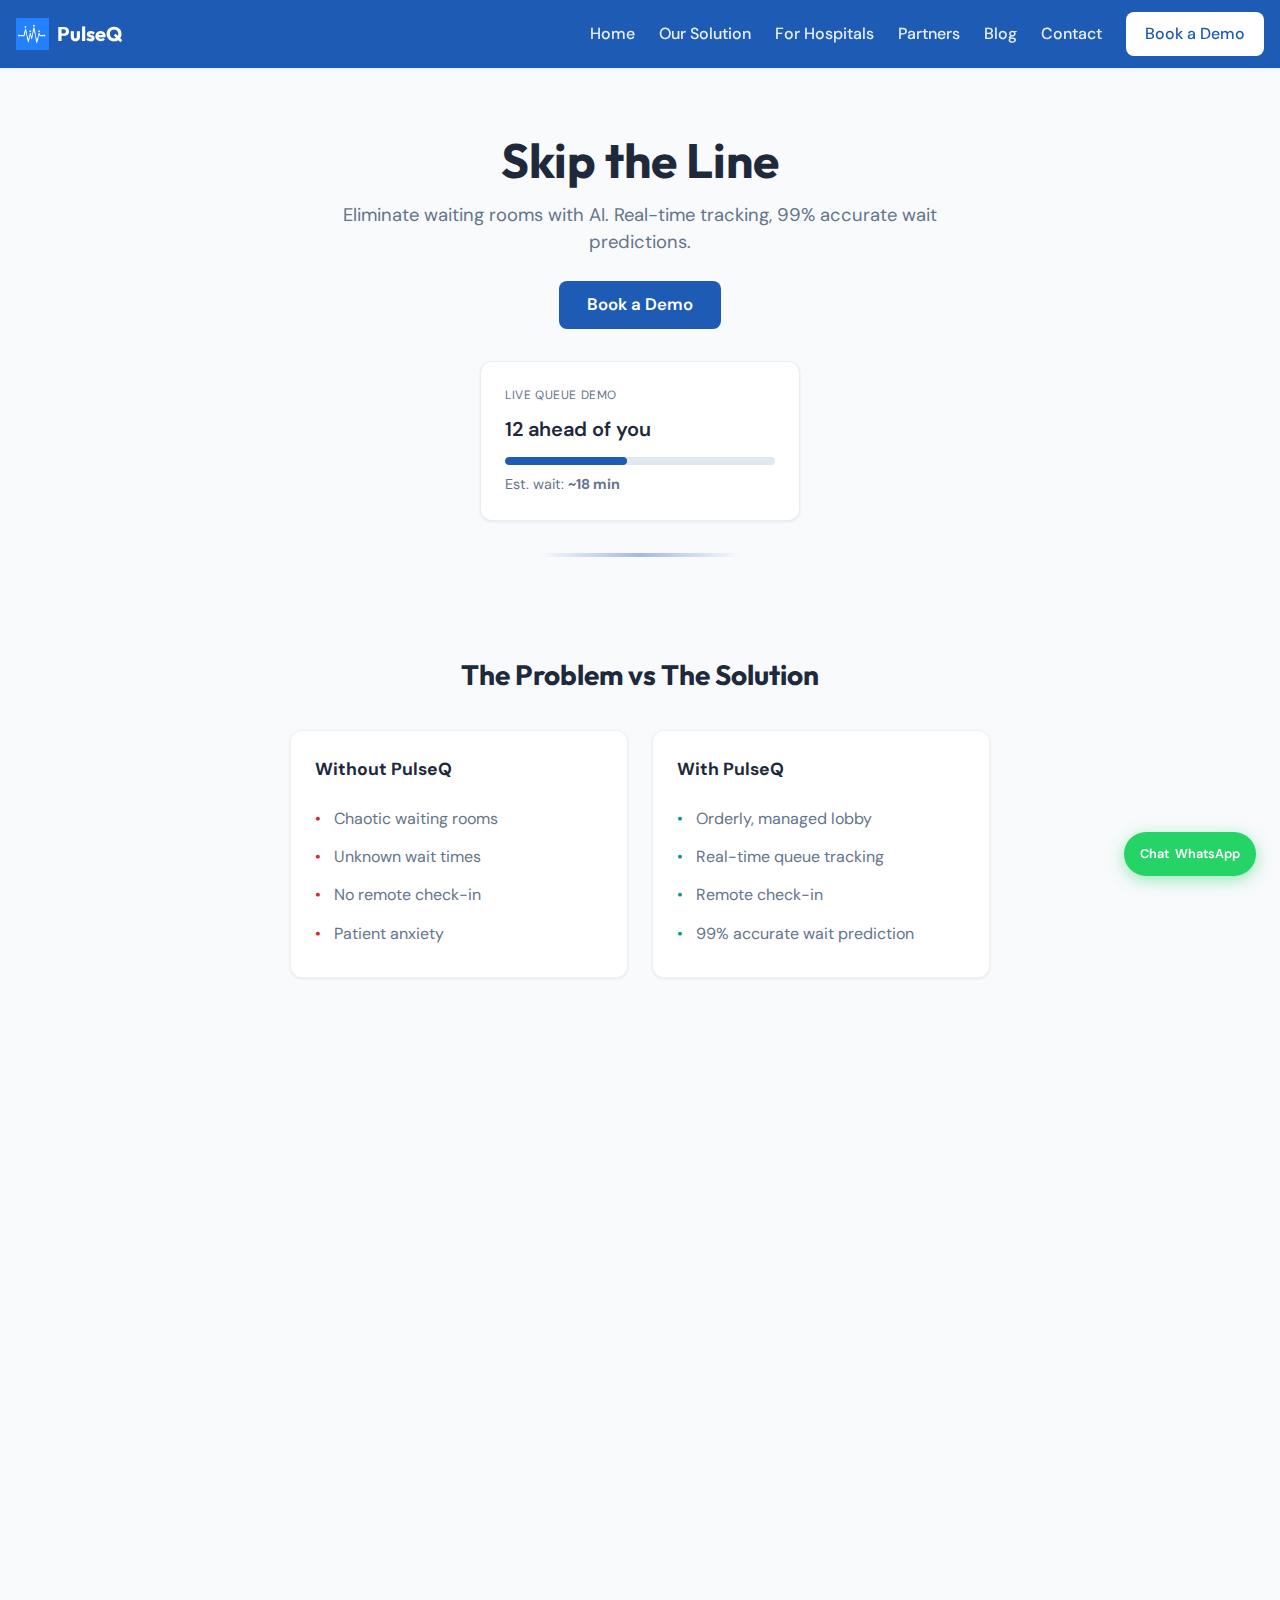
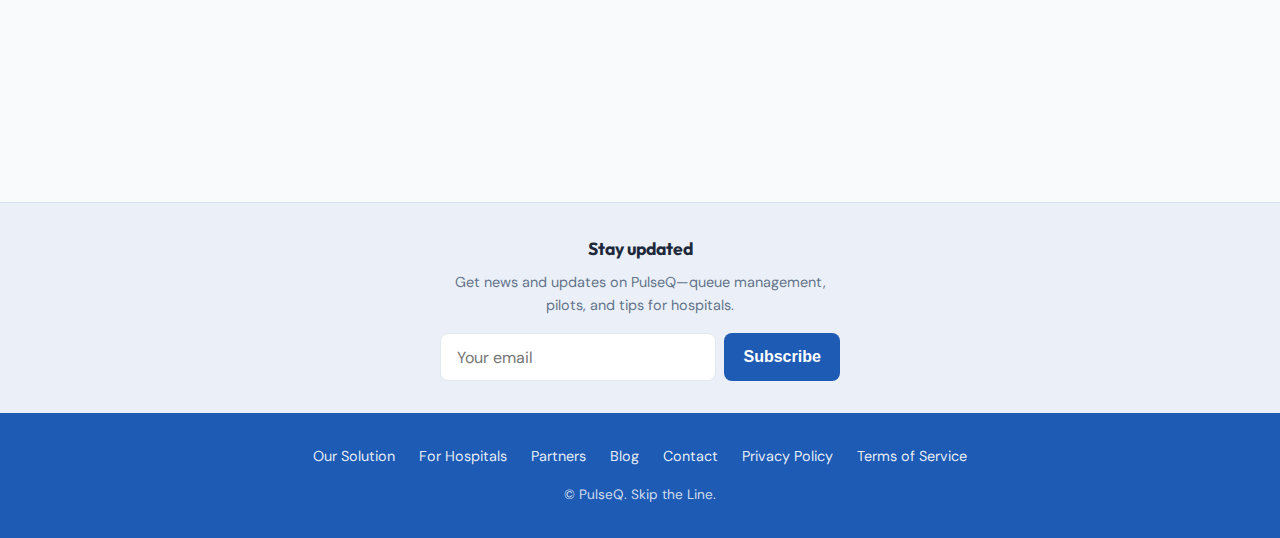
<file: index.html>
<!DOCTYPE html>
<html lang="en">
<head>
  <meta charset="UTF-8">
  <meta name="viewport" content="width=device-width, initial-scale=1.0, viewport-fit=cover">
  <meta name="description" content="PulseQ - Skip the Line. AI-powered wait time prediction, OPD management, Pakistan.">
  <meta name="theme-color" content="#1e5bb5">
  <title>PulseQ | Skip the Line</title>
  <link rel="stylesheet" href="styles.css">
  <link rel="preconnect" href="https://fonts.googleapis.com">
  <link rel="preconnect" href="https://fonts.gstatic.com" crossorigin>
  <link href="https://fonts.googleapis.com/css2?family=DM+Sans:wght@400;500;600;700&family=Outfit:wght@600;700&display=swap" rel="stylesheet">
</head>
<body>
  <header class="header">
    <a href="index.html" class="logo-wrap">
      <img src="logo.png" alt="PulseQ" class="logo-img">
      <span class="logo-text">PulseQ</span>
    </a>
    <button class="nav-toggle" aria-label="Menu"><span></span><span></span><span></span></button>
    <nav class="nav">
      <a href="index.html">Home</a>
      <a href="solution.html">Our Solution</a>
      <a href="hospitals.html">For Hospitals</a>
      <a href="partners.html">Partners</a>
      <a href="blog.html">Blog</a>
      <a href="contact.html">Contact</a>
      <a href="contact.html#demo" class="btn btn-primary">Book a Demo</a>
    </nav>
  </header>

  <main>
    <section class="hero">
      <h1>Skip the Line</h1>
      <p class="hero-sub">Eliminate waiting rooms with AI. Real-time tracking, 99% accurate wait predictions.</p>
      <a href="contact.html#demo" class="btn btn-primary btn-lg">Book a Demo</a>
      <div class="hero-demo">
        <div class="queue-demo">
          <div class="queue-label">Live queue demo</div>
          <div class="queue-counter"><span id="q-num">12</span> ahead of you</div>
          <div class="queue-bar"><span class="queue-progress" id="q-progress"></span></div>
          <div class="queue-eta">Est. wait: <strong id="q-eta">~18 min</strong></div>
        </div>
      </div>
    </section>

    <section class="problem-solution animate-on-scroll">
      <h2>The Problem vs The Solution</h2>
      <div class="ps-grid">
        <div class="ps-card problem">
          <h3>Without PulseQ</h3>
          <ul>
            <li>Chaotic waiting rooms</li>
            <li>Unknown wait times</li>
            <li>No remote check-in</li>
            <li>Patient anxiety</li>
          </ul>
        </div>
        <div class="ps-card solution">
          <h3>With PulseQ</h3>
          <ul>
            <li>Orderly, managed lobby</li>
            <li>Real-time queue tracking</li>
            <li>Remote check-in</li>
            <li>99% accurate wait prediction</li>
          </ul>
        </div>
      </div>
    </section>

    <section class="features animate-on-scroll">
      <h2>Key Features</h2>
      <div class="features-grid">
        <div class="feature-card">
          <span class="feature-icon">📊</span>
          <h3>Real-time Queue Tracking</h3>
          <p>Patients and staff see live queue position and movement.</p>
        </div>
        <div class="feature-card">
          <span class="feature-icon">🤖</span>
          <h3>AI-Powered Wait Prediction</h3>
          <p>99% accuracy. We analyze doctor speed, procedure type, and time of day.</p>
        </div>
        <div class="feature-card">
          <span class="feature-icon">📱</span>
          <h3>Remote Check-in</h3>
          <p>Check in from home. Arrive when it's your turn.</p>
        </div>
      </div>
    </section>

    <section class="trust-bar animate-on-scroll">
      <h3>Our Partners</h3>
      <div class="trust-logos">
        <span class="t-logo">BIC Islamabad</span>
        <span class="t-logo">SSBC</span>
        <span class="t-logo">GDG</span>
        <span class="t-logo">OPAL Technologies</span>
      </div>
    </section>

    <section class="cta animate-on-scroll">
      <h2>Ready to transform your OPD?</h2>
      <a href="contact.html#demo" class="btn btn-primary btn-lg">Book a Demo</a>
    </section>
  </main>

  <section class="newsletter">
    <h3>Stay updated</h3>
    <p>Get news and updates on PulseQ—queue management, pilots, and tips for hospitals.</p>
    <form class="newsletter-form" action="#" method="post" data-pulseq-form data-newsletter>
      <input type="hidden" name="_subject" value="PulseQ Newsletter signup">
      <input type="email" name="email" required placeholder="Your email" aria-label="Email">
      <button type="submit" class="btn btn-primary">Subscribe</button>
    </form>
  </section>

  <footer class="footer">
    <div class="footer-inner">
      <div class="footer-links">
        <a href="solution.html">Our Solution</a>
        <a href="hospitals.html">For Hospitals</a>
        <a href="partners.html">Partners</a>
        <a href="blog.html">Blog</a>
        <a href="contact.html">Contact</a>
        <a href="privacy.html">Privacy Policy</a>
        <a href="terms.html">Terms of Service</a>
      </div>
      <p class="copy">&copy; PulseQ. Skip the Line.</p>
    </div>
  </footer>

  <a href="https://wa.me/923268666776" class="whatsapp-float" target="_blank" rel="noopener" aria-label="Chat on WhatsApp" title="Chat on WhatsApp +92 326 8666776"><span class="wa-label">Chat</span>WhatsApp</a>

  <script src="config.js"></script>
  <script src="script.js"></script>
</body>
</html>
</file>
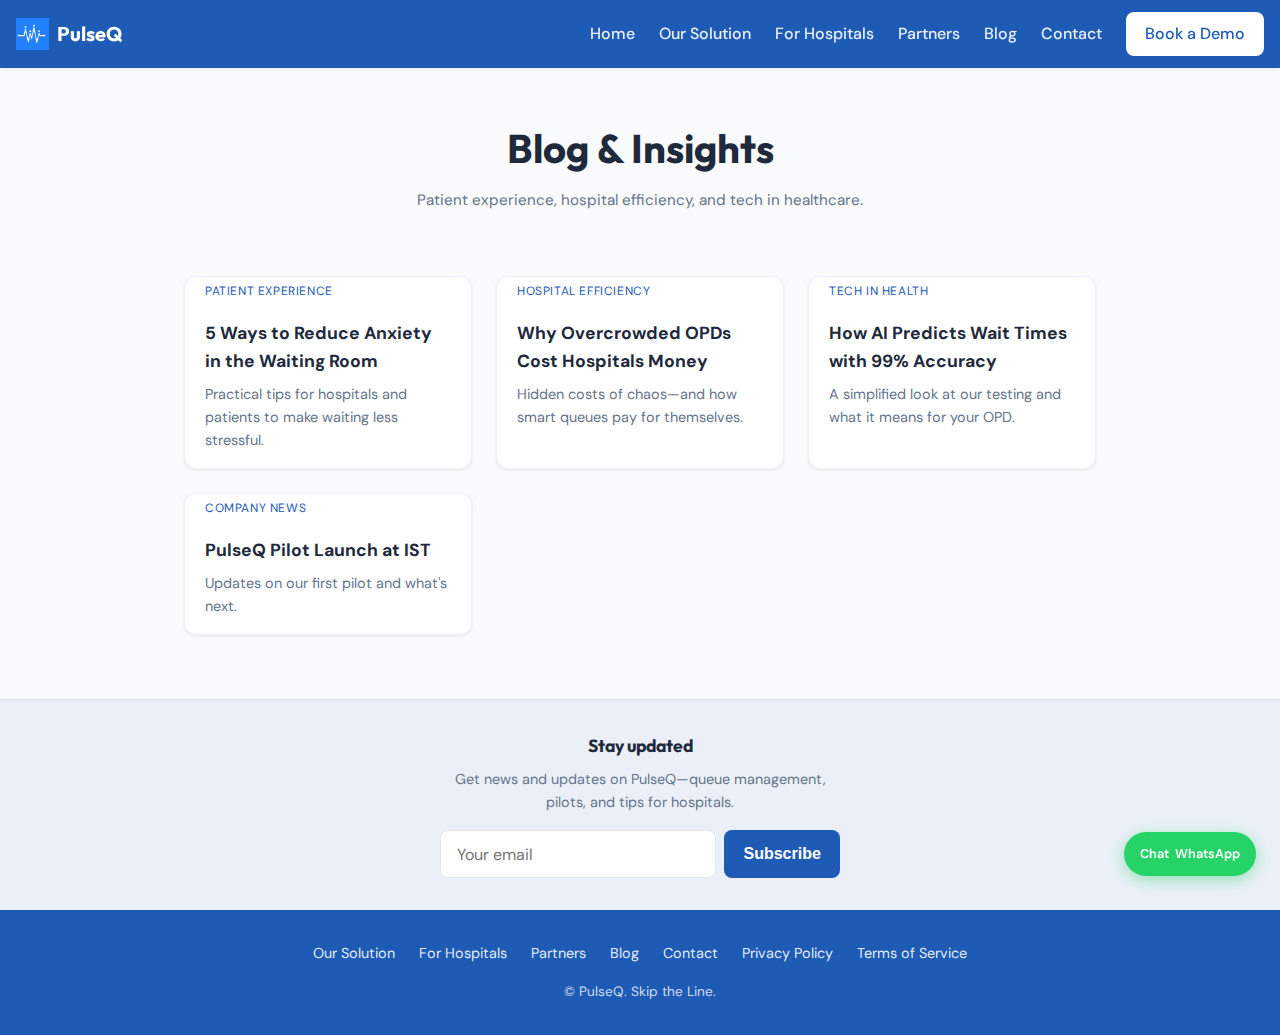
<file: blog.html>
<!DOCTYPE html>
<html lang="en">
<head>
  <meta charset="UTF-8">
  <meta name="viewport" content="width=device-width, initial-scale=1.0, viewport-fit=cover">
  <meta name="description" content="PulseQ blog: patient experience, hospital efficiency, tech in health. OPD management insights.">
  <meta name="theme-color" content="#1e5bb5">
  <title>Blog & Insights | PulseQ</title>
  <link rel="stylesheet" href="styles.css">
  <link rel="preconnect" href="https://fonts.googleapis.com">
  <link rel="preconnect" href="https://fonts.gstatic.com" crossorigin>
  <link href="https://fonts.googleapis.com/css2?family=DM+Sans:wght@400;500;600;700&family=Outfit:wght@600;700&display=swap" rel="stylesheet">
</head>
<body>
  <header class="header">
    <a href="index.html" class="logo-wrap"><img src="logo.png" alt="PulseQ" class="logo-img"><span class="logo-text">PulseQ</span></a>
    <button class="nav-toggle" aria-label="Menu"><span></span><span></span><span></span></button>
    <nav class="nav">
      <a href="index.html">Home</a>
      <a href="solution.html">Our Solution</a>
      <a href="hospitals.html">For Hospitals</a>
      <a href="partners.html">Partners</a>
      <a href="blog.html">Blog</a>
      <a href="contact.html">Contact</a>
      <a href="contact.html#demo" class="btn btn-primary">Book a Demo</a>
    </nav>
  </header>
  <main>
    <section class="page-hero">
      <h1>Blog & Insights</h1>
      <p>Patient experience, hospital efficiency, and tech in healthcare.</p>
    </section>
    <div class="blog-grid">
      <a href="#" class="blog-card">
        <span class="cat">Patient Experience</span>
        <h3>5 Ways to Reduce Anxiety in the Waiting Room</h3>
        <p>Practical tips for hospitals and patients to make waiting less stressful.</p>
      </a>
      <a href="#" class="blog-card">
        <span class="cat">Hospital Efficiency</span>
        <h3>Why Overcrowded OPDs Cost Hospitals Money</h3>
        <p>Hidden costs of chaos—and how smart queues pay for themselves.</p>
      </a>
      <a href="#" class="blog-card">
        <span class="cat">Tech in Health</span>
        <h3>How AI Predicts Wait Times with 99% Accuracy</h3>
        <p>A simplified look at our testing and what it means for your OPD.</p>
      </a>
      <a href="#" class="blog-card">
        <span class="cat">Company News</span>
        <h3>PulseQ Pilot Launch at IST</h3>
        <p>Updates on our first pilot and what's next.</p>
      </a>
    </div>
  </main>
  <section class="newsletter">
    <h3>Stay updated</h3>
    <p>Get news and updates on PulseQ—queue management, pilots, and tips for hospitals.</p>
    <form class="newsletter-form" action="#" method="post" data-pulseq-form data-newsletter>
      <input type="hidden" name="_subject" value="PulseQ Newsletter signup">
      <input type="email" name="email" required placeholder="Your email" aria-label="Email">
      <button type="submit" class="btn btn-primary">Subscribe</button>
    </form>
  </section>
  <footer class="footer">
    <div class="footer-inner">
      <div class="footer-links">
        <a href="solution.html">Our Solution</a>
        <a href="hospitals.html">For Hospitals</a>
        <a href="partners.html">Partners</a>
        <a href="blog.html">Blog</a>
        <a href="contact.html">Contact</a>
        <a href="privacy.html">Privacy Policy</a>
        <a href="terms.html">Terms of Service</a>
      </div>
      <p class="copy">&copy; PulseQ. Skip the Line.</p>
    </div>
  </footer>
  <a href="https://wa.me/923268666776" class="whatsapp-float" target="_blank" rel="noopener" aria-label="Chat on WhatsApp" title="Chat on WhatsApp +92 326 8666776"><span class="wa-label">Chat</span>WhatsApp</a>
  <script src="config.js"></script>
  <script src="script.js"></script>
</body>
</html>
</file>
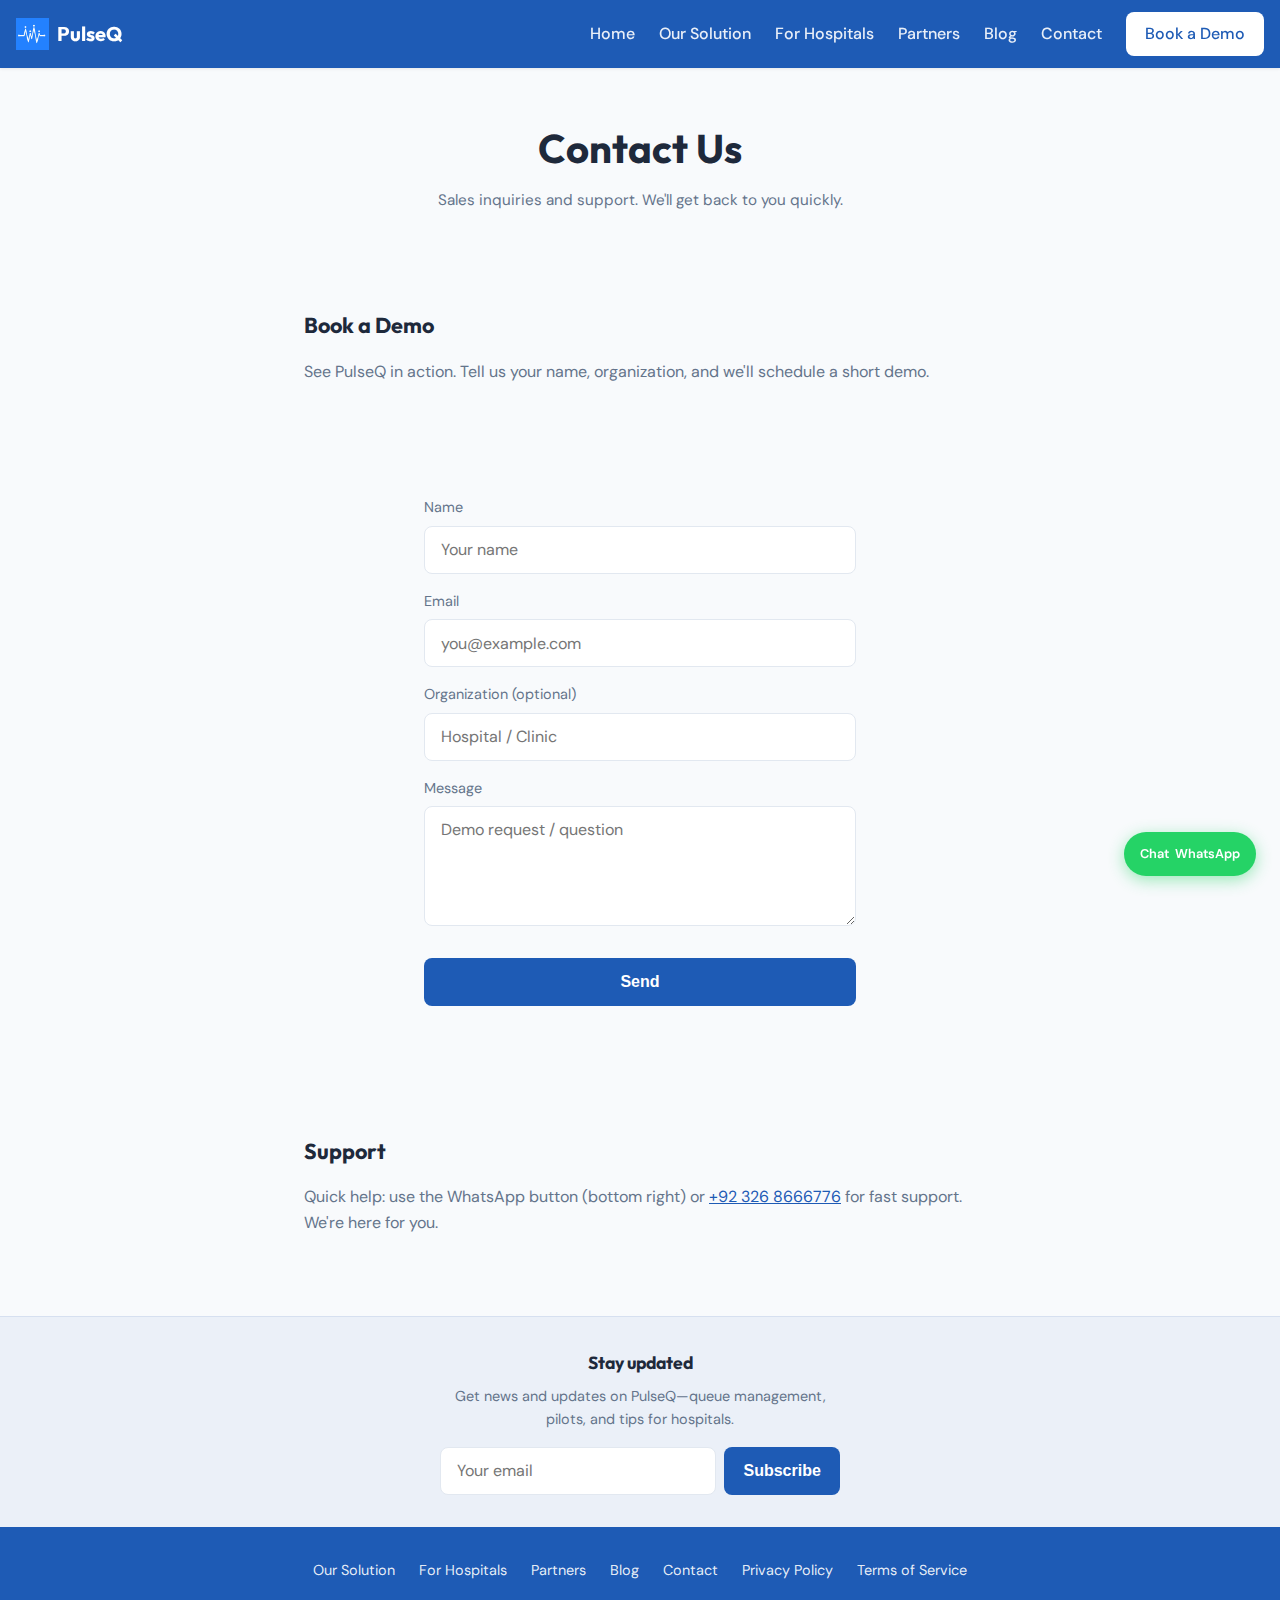
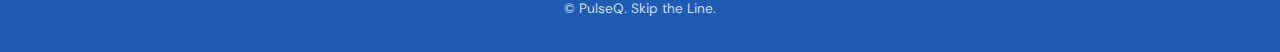
<file: contact.html>
<!DOCTYPE html>
<html lang="en">
<head>
  <meta charset="UTF-8">
  <meta name="viewport" content="width=device-width, initial-scale=1.0, viewport-fit=cover">
  <meta name="description" content="Contact PulseQ: book a demo, sales, support. Hospital queue system Pakistan.">
  <meta name="theme-color" content="#1e5bb5">
  <title>Contact Us | PulseQ</title>
  <link rel="stylesheet" href="styles.css">
  <link rel="preconnect" href="https://fonts.googleapis.com">
  <link rel="preconnect" href="https://fonts.gstatic.com" crossorigin>
  <link href="https://fonts.googleapis.com/css2?family=DM+Sans:wght@400;500;600;700&family=Outfit:wght@600;700&display=swap" rel="stylesheet">
</head>
<body>
  <header class="header">
    <a href="index.html" class="logo-wrap"><img src="logo.png" alt="PulseQ" class="logo-img"><span class="logo-text">PulseQ</span></a>
    <button class="nav-toggle" aria-label="Menu"><span></span><span></span><span></span></button>
    <nav class="nav">
      <a href="index.html">Home</a>
      <a href="solution.html">Our Solution</a>
      <a href="hospitals.html">For Hospitals</a>
      <a href="partners.html">Partners</a>
      <a href="blog.html">Blog</a>
      <a href="contact.html">Contact</a>
      <a href="contact.html#demo" class="btn btn-primary">Book a Demo</a>
    </nav>
  </header>
  <main>
    <section class="page-hero">
      <h1>Contact Us</h1>
      <p>Sales inquiries and support. We'll get back to you quickly.</p>
    </section>
    <section class="content" id="demo">
      <h2>Book a Demo</h2>
      <p>See PulseQ in action. Tell us your name, organization, and we'll schedule a short demo.</p>
    </section>
    <div class="form-block">
      <form action="#" method="post" data-pulseq-form>
        <div class="form-group">
          <label>Name</label>
          <input type="text" name="name" required placeholder="Your name">
        </div>
        <div class="form-group">
          <label>Email</label>
          <input type="email" name="email" required placeholder="you@example.com">
        </div>
        <div class="form-group">
          <label>Organization (optional)</label>
          <input type="text" name="org" placeholder="Hospital / Clinic">
        </div>
        <div class="form-group">
          <label>Message</label>
          <textarea name="message" placeholder="Demo request / question"></textarea>
        </div>
        <button type="submit" class="btn btn-primary">Send</button>
      </form>
    </div>
    <section class="content">
      <h2>Support</h2>
      <p>Quick help: use the WhatsApp button (bottom right) or <a href="https://wa.me/923268666776" target="_blank" rel="noopener">+92 326 8666776</a> for fast support. We're here for you.</p>
    </section>
  </main>
  <section class="newsletter">
    <h3>Stay updated</h3>
    <p>Get news and updates on PulseQ—queue management, pilots, and tips for hospitals.</p>
    <form class="newsletter-form" action="#" method="post" data-pulseq-form data-newsletter>
      <input type="hidden" name="_subject" value="PulseQ Newsletter signup">
      <input type="email" name="email" required placeholder="Your email" aria-label="Email">
      <button type="submit" class="btn btn-primary">Subscribe</button>
    </form>
  </section>
  <footer class="footer">
    <div class="footer-inner">
      <div class="footer-links">
        <a href="solution.html">Our Solution</a>
        <a href="hospitals.html">For Hospitals</a>
        <a href="partners.html">Partners</a>
        <a href="blog.html">Blog</a>
        <a href="contact.html">Contact</a>
        <a href="privacy.html">Privacy Policy</a>
        <a href="terms.html">Terms of Service</a>
      </div>
      <p class="copy">&copy; PulseQ. Skip the Line.</p>
    </div>
  </footer>
  <a href="https://wa.me/923268666776" class="whatsapp-float" target="_blank" rel="noopener" aria-label="Chat on WhatsApp" title="Chat on WhatsApp +92 326 8666776"><span class="wa-label">Chat</span>WhatsApp</a>
  <script src="config.js"></script>
  <script src="script.js"></script>
</body>
</html>
</file>
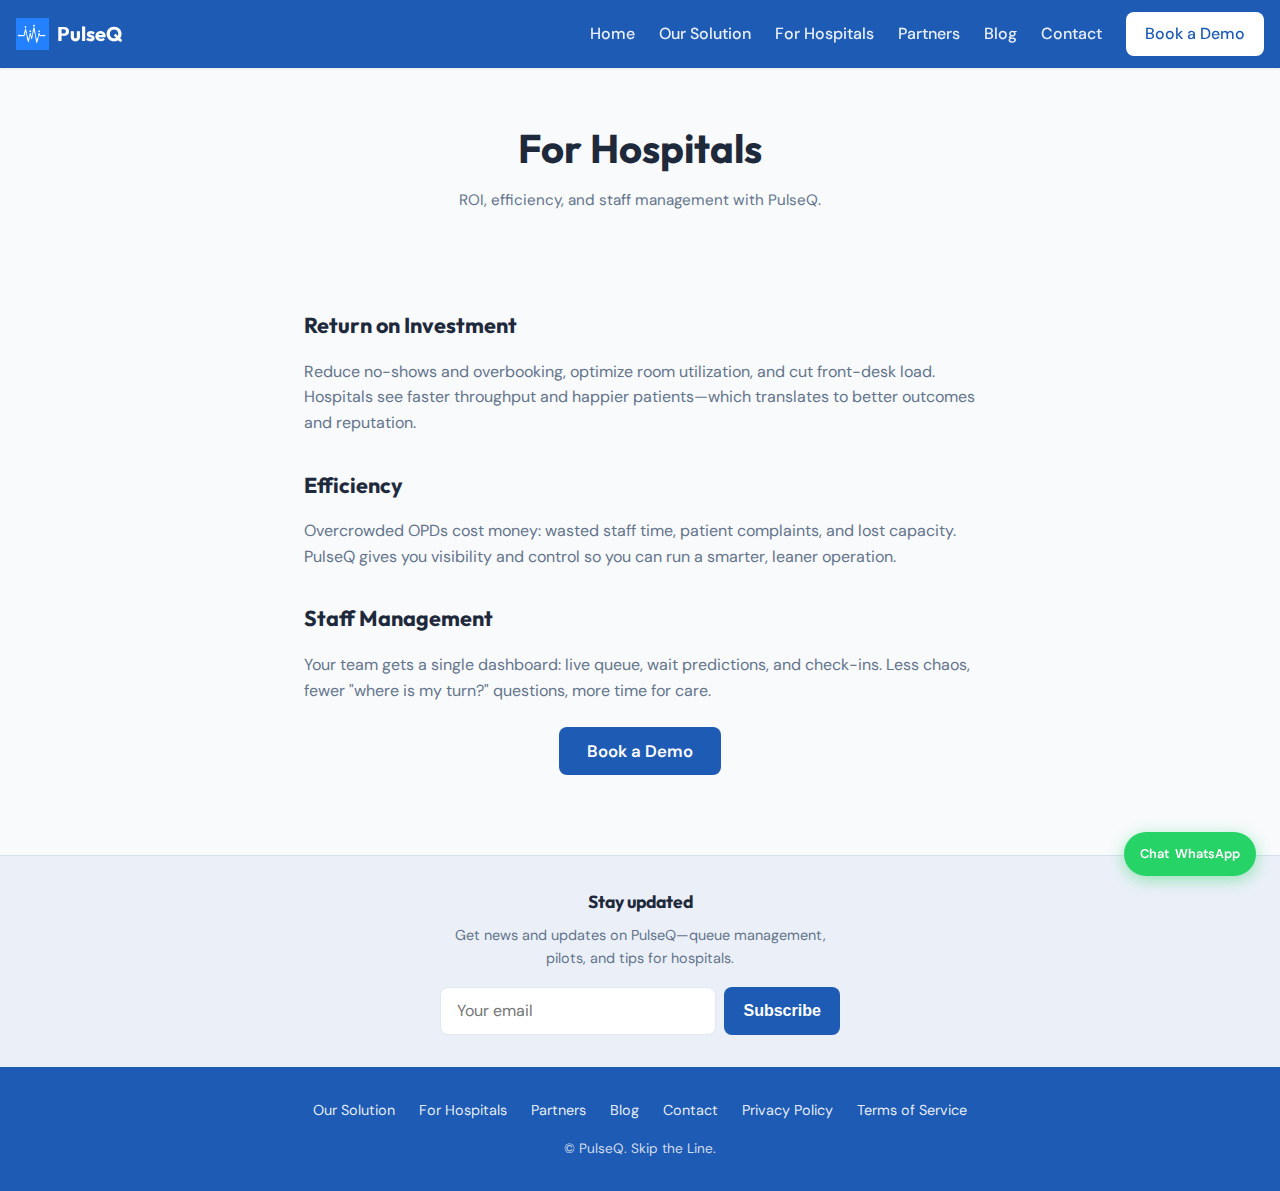
<file: hospitals.html>
<!DOCTYPE html>
<html lang="en">
<head>
  <meta charset="UTF-8">
  <meta name="viewport" content="width=device-width, initial-scale=1.0, viewport-fit=cover">
  <meta name="description" content="PulseQ for hospitals: ROI, efficiency, staff management. OPD management software Pakistan.">
  <meta name="theme-color" content="#1e5bb5">
  <title>For Hospitals | PulseQ</title>
  <link rel="stylesheet" href="styles.css">
  <link rel="preconnect" href="https://fonts.googleapis.com">
  <link rel="preconnect" href="https://fonts.gstatic.com" crossorigin>
  <link href="https://fonts.googleapis.com/css2?family=DM+Sans:wght@400;500;600;700&family=Outfit:wght@600;700&display=swap" rel="stylesheet">
</head>
<body>
  <header class="header">
    <a href="index.html" class="logo-wrap"><img src="logo.png" alt="PulseQ" class="logo-img"><span class="logo-text">PulseQ</span></a>
    <button class="nav-toggle" aria-label="Menu"><span></span><span></span><span></span></button>
    <nav class="nav">
      <a href="index.html">Home</a>
      <a href="solution.html">Our Solution</a>
      <a href="hospitals.html">For Hospitals</a>
      <a href="partners.html">Partners</a>
      <a href="blog.html">Blog</a>
      <a href="contact.html">Contact</a>
      <a href="contact.html#demo" class="btn btn-primary">Book a Demo</a>
    </nav>
  </header>
  <main>
    <section class="page-hero">
      <h1>For Hospitals</h1>
      <p>ROI, efficiency, and staff management with PulseQ.</p>
    </section>
    <section class="content">
      <h2>Return on Investment</h2>
      <p>Reduce no-shows and overbooking, optimize room utilization, and cut front-desk load. Hospitals see faster throughput and happier patients—which translates to better outcomes and reputation.</p>
      <h2>Efficiency</h2>
      <p>Overcrowded OPDs cost money: wasted staff time, patient complaints, and lost capacity. PulseQ gives you visibility and control so you can run a smarter, leaner operation.</p>
      <h2>Staff Management</h2>
      <p>Your team gets a single dashboard: live queue, wait predictions, and check-ins. Less chaos, fewer "where is my turn?" questions, more time for care.</p>
      <p class="cta-inline"><a href="contact.html#demo" class="btn btn-primary btn-lg">Book a Demo</a></p>
    </section>
  </main>
  <section class="newsletter">
    <h3>Stay updated</h3>
    <p>Get news and updates on PulseQ—queue management, pilots, and tips for hospitals.</p>
    <form class="newsletter-form" action="#" method="post" data-pulseq-form data-newsletter>
      <input type="hidden" name="_subject" value="PulseQ Newsletter signup">
      <input type="email" name="email" required placeholder="Your email" aria-label="Email">
      <button type="submit" class="btn btn-primary">Subscribe</button>
    </form>
  </section>
  <footer class="footer">
    <div class="footer-inner">
      <div class="footer-links">
        <a href="solution.html">Our Solution</a>
        <a href="hospitals.html">For Hospitals</a>
        <a href="partners.html">Partners</a>
        <a href="blog.html">Blog</a>
        <a href="contact.html">Contact</a>
        <a href="privacy.html">Privacy Policy</a>
        <a href="terms.html">Terms of Service</a>
      </div>
      <p class="copy">&copy; PulseQ. Skip the Line.</p>
    </div>
  </footer>
  <a href="https://wa.me/923268666776" class="whatsapp-float" target="_blank" rel="noopener" aria-label="Chat on WhatsApp" title="Chat on WhatsApp +92 326 8666776"><span class="wa-label">Chat</span>WhatsApp</a>
  <script src="config.js"></script>
  <script src="script.js"></script>
</body>
</html>
</file>
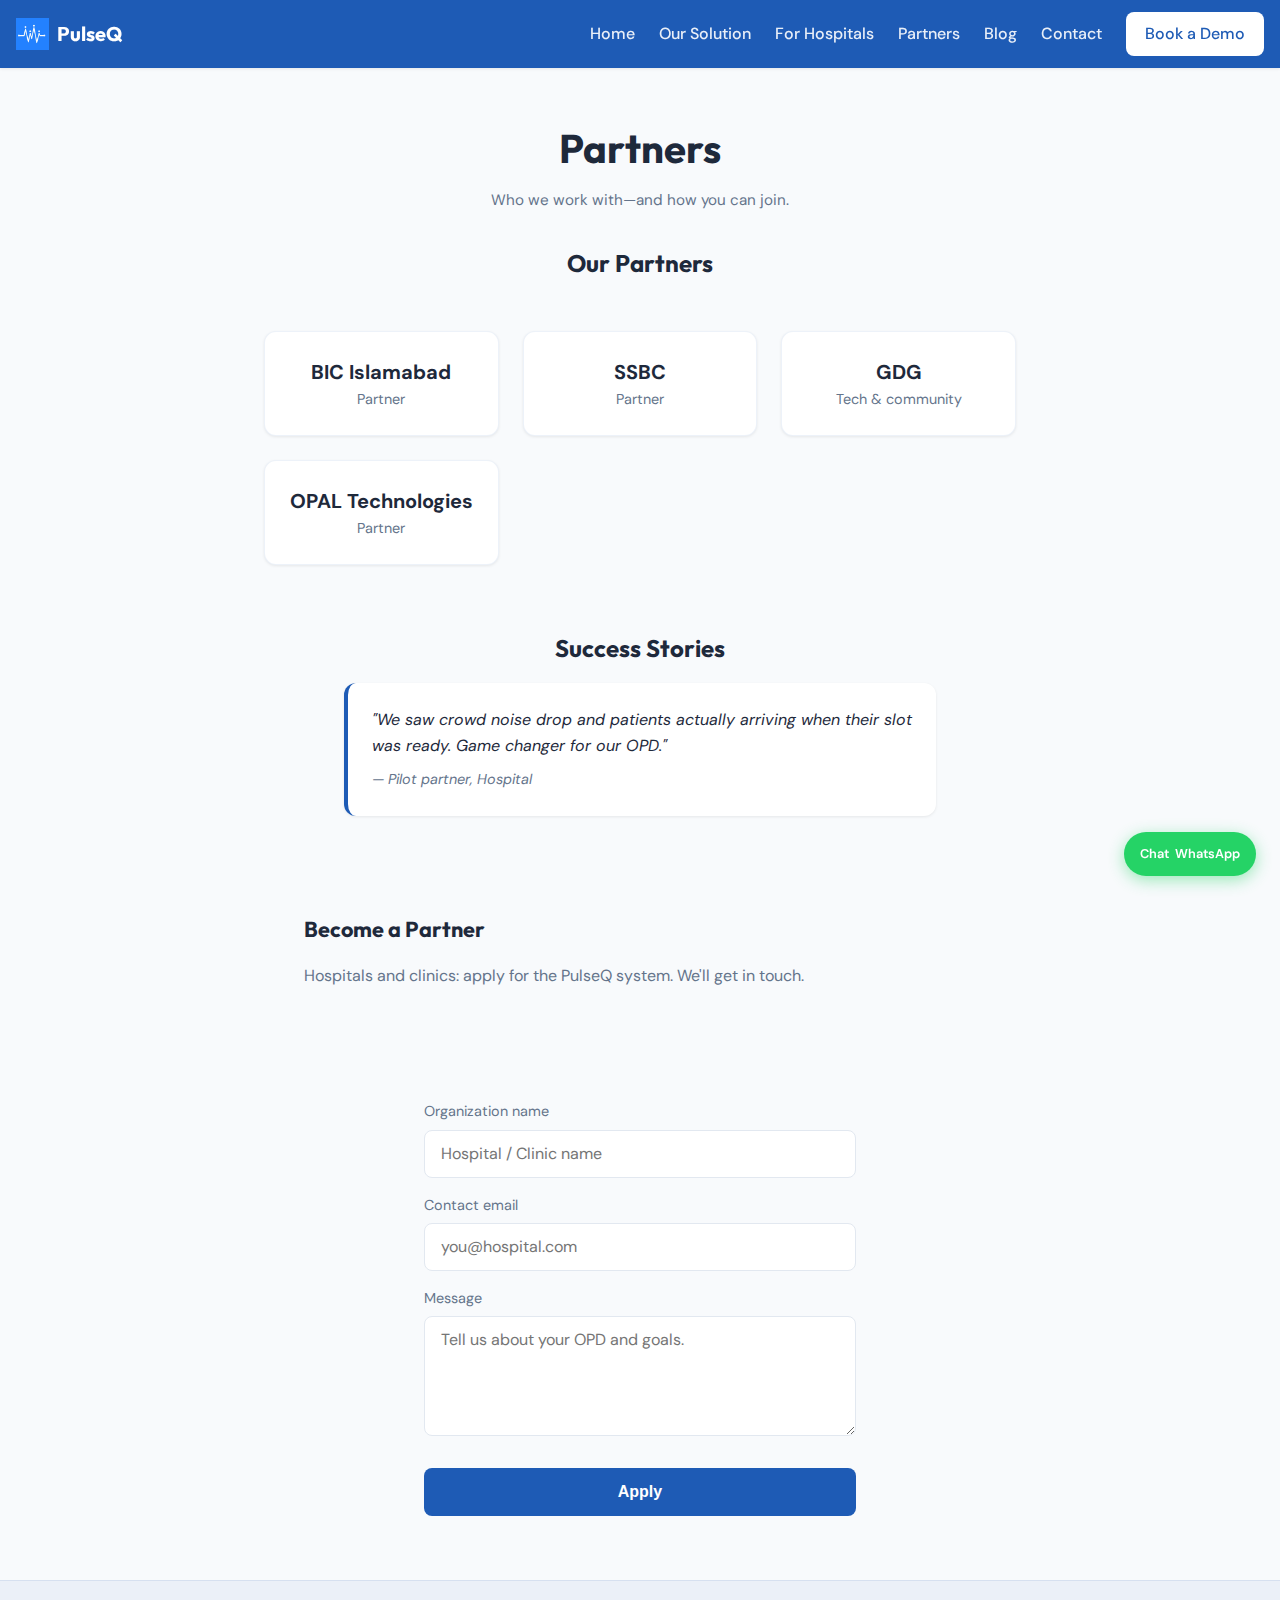
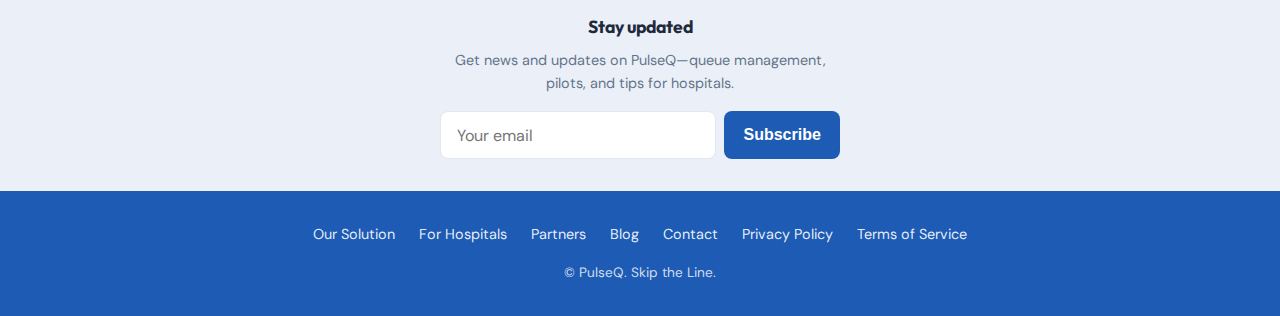
<file: partners.html>
<!DOCTYPE html>
<html lang="en">
<head>
  <meta charset="UTF-8">
  <meta name="viewport" content="width=device-width, initial-scale=1.0, viewport-fit=cover">
  <meta name="description" content="PulseQ partners: hospitals, GDG IST, tech partners. Become a partner.">
  <meta name="theme-color" content="#1e5bb5">
  <title>Partners | PulseQ</title>
  <link rel="stylesheet" href="styles.css">
  <link rel="preconnect" href="https://fonts.googleapis.com">
  <link rel="preconnect" href="https://fonts.gstatic.com" crossorigin>
  <link href="https://fonts.googleapis.com/css2?family=DM+Sans:wght@400;500;600;700&family=Outfit:wght@600;700&display=swap" rel="stylesheet">
</head>
<body>
  <header class="header">
    <a href="index.html" class="logo-wrap"><img src="logo.png" alt="PulseQ" class="logo-img"><span class="logo-text">PulseQ</span></a>
    <button class="nav-toggle" aria-label="Menu"><span></span><span></span><span></span></button>
    <nav class="nav">
      <a href="index.html">Home</a>
      <a href="solution.html">Our Solution</a>
      <a href="hospitals.html">For Hospitals</a>
      <a href="partners.html">Partners</a>
      <a href="blog.html">Blog</a>
      <a href="contact.html">Contact</a>
      <a href="contact.html#demo" class="btn btn-primary">Book a Demo</a>
    </nav>
  </header>
  <main>
    <section class="page-hero">
      <h1>Partners</h1>
      <p>Who we work with—and how you can join.</p>
    </section>
    <h2 style="text-align:center; font-family: var(--font-head); margin: 0 1rem 1rem;">Our Partners</h2>
    <div class="partners-grid">
      <div class="partner-card"><span class="p-logo">BIC Islamabad</span><p>Partner</p></div>
      <div class="partner-card"><span class="p-logo">SSBC</span><p>Partner</p></div>
      <div class="partner-card"><span class="p-logo">GDG</span><p>Tech & community</p></div>
      <div class="partner-card"><span class="p-logo">OPAL Technologies</span><p>Partner</p></div>
    </div>
    <section class="testimonials">
      <h2 style="text-align:center; font-family: var(--font-head); margin-bottom: 1rem;">Success Stories</h2>
      <div class="testimonial">
        <p>"We saw crowd noise drop and patients actually arriving when their slot was ready. Game changer for our OPD."</p>
        <cite>— Pilot partner, Hospital</cite>
      </div>
    </section>
    <section class="content">
      <h2>Become a Partner</h2>
      <p>Hospitals and clinics: apply for the PulseQ system. We'll get in touch.</p>
    </section>
    <div class="form-block">
      <form action="#" method="post" data-pulseq-form>
        <div class="form-group">
          <label>Organization name</label>
          <input type="text" name="org" required placeholder="Hospital / Clinic name">
        </div>
        <div class="form-group">
          <label>Contact email</label>
          <input type="email" name="email" required placeholder="you@hospital.com">
        </div>
        <div class="form-group">
          <label>Message</label>
          <textarea name="message" placeholder="Tell us about your OPD and goals."></textarea>
        </div>
        <button type="submit" class="btn btn-primary">Apply</button>
      </form>
    </div>
  </main>
  <section class="newsletter">
    <h3>Stay updated</h3>
    <p>Get news and updates on PulseQ—queue management, pilots, and tips for hospitals.</p>
    <form class="newsletter-form" action="#" method="post" data-pulseq-form data-newsletter>
      <input type="hidden" name="_subject" value="PulseQ Newsletter signup">
      <input type="email" name="email" required placeholder="Your email" aria-label="Email">
      <button type="submit" class="btn btn-primary">Subscribe</button>
    </form>
  </section>
  <footer class="footer">
    <div class="footer-inner">
      <div class="footer-links">
        <a href="solution.html">Our Solution</a>
        <a href="hospitals.html">For Hospitals</a>
        <a href="partners.html">Partners</a>
        <a href="blog.html">Blog</a>
        <a href="contact.html">Contact</a>
        <a href="privacy.html">Privacy Policy</a>
        <a href="terms.html">Terms of Service</a>
      </div>
      <p class="copy">&copy; PulseQ. Skip the Line.</p>
    </div>
  </footer>
  <a href="https://wa.me/923268666776" class="whatsapp-float" target="_blank" rel="noopener" aria-label="Chat on WhatsApp" title="Chat on WhatsApp +92 326 8666776"><span class="wa-label">Chat</span>WhatsApp</a>
  <script src="config.js"></script>
  <script src="script.js"></script>
</body>
</html>
</file>
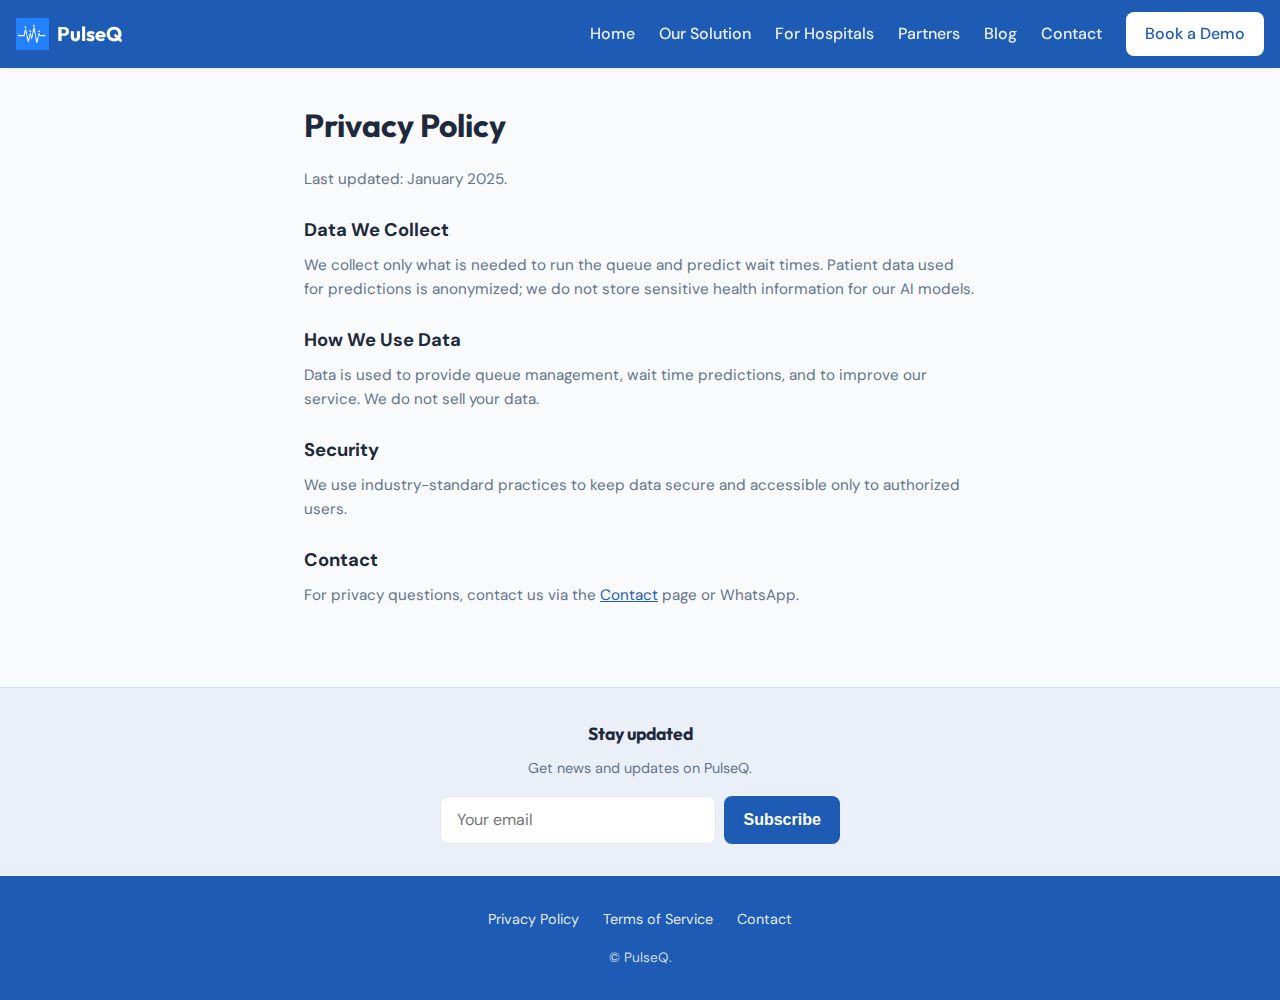
<file: privacy.html>
<!DOCTYPE html>
<html lang="en">
<head>
  <meta charset="UTF-8">
  <meta name="viewport" content="width=device-width, initial-scale=1.0, viewport-fit=cover">
  <title>Privacy Policy | PulseQ</title>
  <link rel="stylesheet" href="styles.css">
  <link rel="preconnect" href="https://fonts.googleapis.com">
  <link rel="preconnect" href="https://fonts.gstatic.com" crossorigin>
  <link href="https://fonts.googleapis.com/css2?family=DM+Sans:wght@400;500;600;700&family=Outfit:wght@600;700&display=swap" rel="stylesheet">
</head>
<body>
  <header class="header">
    <a href="index.html" class="logo-wrap"><img src="logo.png" alt="PulseQ" class="logo-img"><span class="logo-text">PulseQ</span></a>
    <button class="nav-toggle" aria-label="Menu"><span></span><span></span><span></span></button>
    <nav class="nav">
      <a href="index.html">Home</a>
      <a href="solution.html">Our Solution</a>
      <a href="hospitals.html">For Hospitals</a>
      <a href="partners.html">Partners</a>
      <a href="blog.html">Blog</a>
      <a href="contact.html">Contact</a>
      <a href="contact.html#demo" class="btn btn-primary">Book a Demo</a>
    </nav>
  </header>
  <main class="legal">
    <h1>Privacy Policy</h1>
    <p>Last updated: January 2025.</p>
    <h2>Data We Collect</h2>
    <p>We collect only what is needed to run the queue and predict wait times. Patient data used for predictions is anonymized; we do not store sensitive health information for our AI models.</p>
    <h2>How We Use Data</h2>
    <p>Data is used to provide queue management, wait time predictions, and to improve our service. We do not sell your data.</p>
    <h2>Security</h2>
    <p>We use industry-standard practices to keep data secure and accessible only to authorized users.</p>
    <h2>Contact</h2>
    <p>For privacy questions, contact us via the <a href="contact.html">Contact</a> page or WhatsApp.</p>
  </main>
  <section class="newsletter">
    <h3>Stay updated</h3>
    <p>Get news and updates on PulseQ.</p>
    <form class="newsletter-form" action="#" method="post" data-pulseq-form data-newsletter>
      <input type="hidden" name="_subject" value="PulseQ Newsletter signup">
      <input type="email" name="email" required placeholder="Your email" aria-label="Email">
      <button type="submit" class="btn btn-primary">Subscribe</button>
    </form>
  </section>
  <footer class="footer">
    <div class="footer-inner">
      <div class="footer-links">
        <a href="privacy.html">Privacy Policy</a>
        <a href="terms.html">Terms of Service</a>
        <a href="contact.html">Contact</a>
      </div>
      <p class="copy">&copy; PulseQ.</p>
    </div>
  </footer>
  <script src="config.js"></script>
  <script src="script.js"></script>
</body>
</html>
</file>
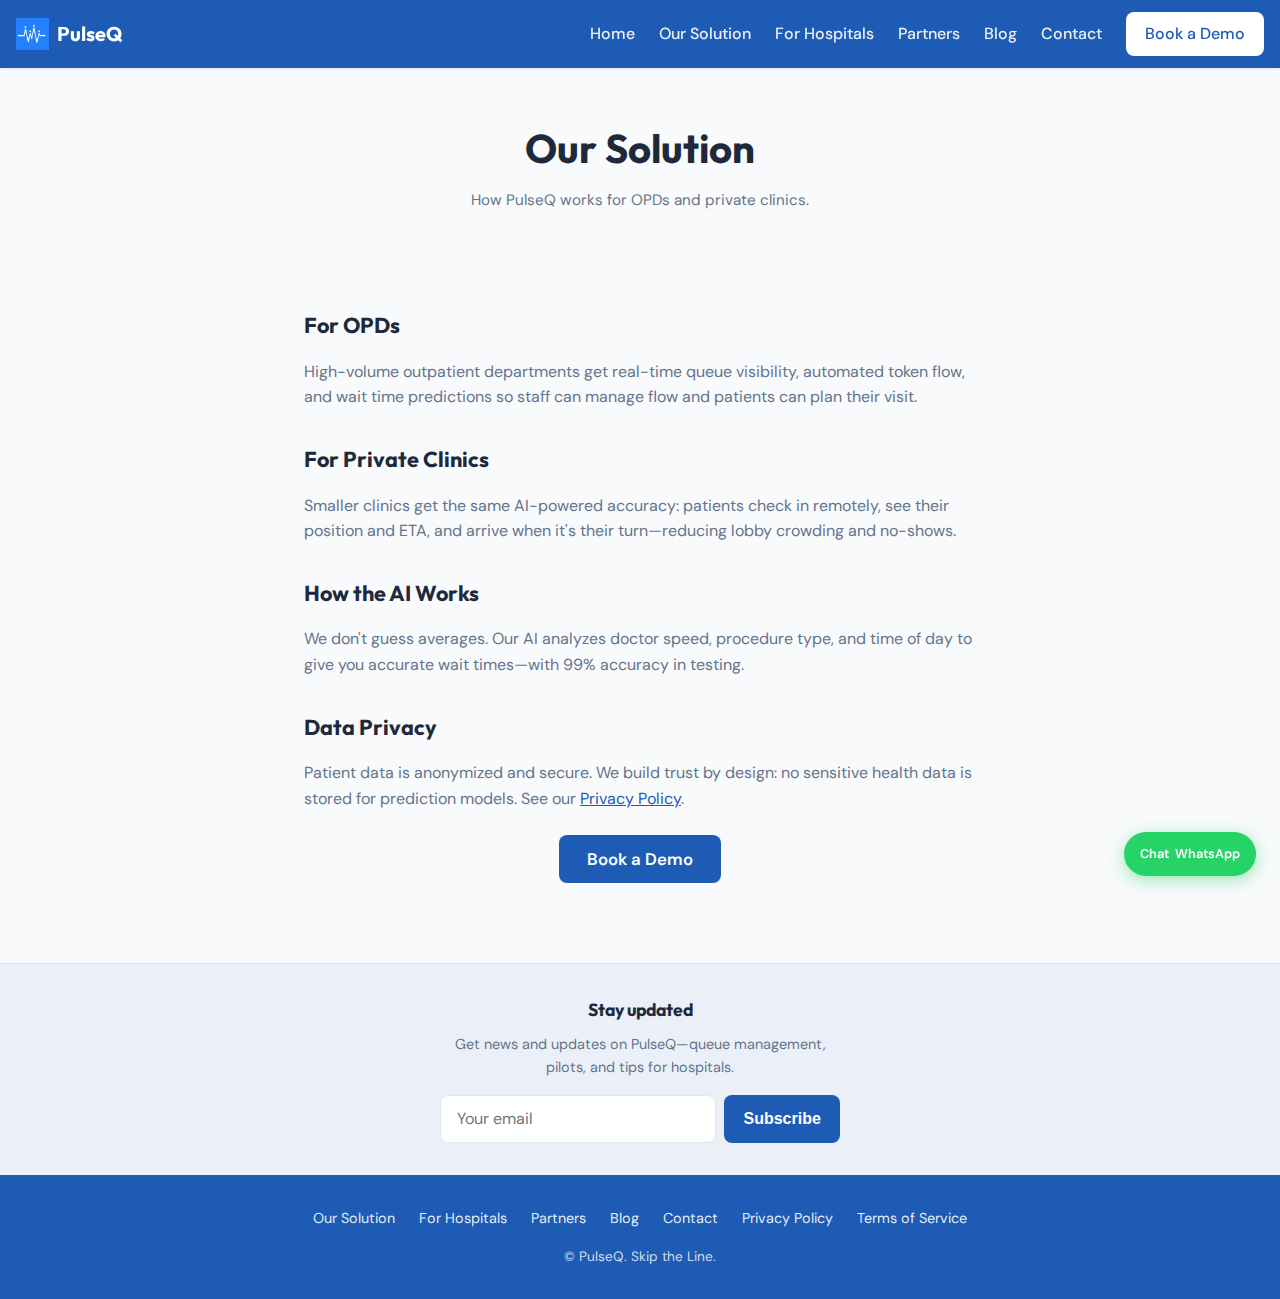
<file: solution.html>
<!DOCTYPE html>
<html lang="en">
<head>
  <meta charset="UTF-8">
  <meta name="viewport" content="width=device-width, initial-scale=1.0, viewport-fit=cover">
  <meta name="description" content="How PulseQ works for OPDs and private clinics. AI wait prediction, remote check-in.">
  <meta name="theme-color" content="#1e5bb5">
  <title>Our Solution | PulseQ</title>
  <link rel="stylesheet" href="styles.css">
  <link rel="preconnect" href="https://fonts.googleapis.com">
  <link rel="preconnect" href="https://fonts.gstatic.com" crossorigin>
  <link href="https://fonts.googleapis.com/css2?family=DM+Sans:wght@400;500;600;700&family=Outfit:wght@600;700&display=swap" rel="stylesheet">
</head>
<body>
  <header class="header">
    <a href="index.html" class="logo-wrap"><img src="logo.png" alt="PulseQ" class="logo-img"><span class="logo-text">PulseQ</span></a>
    <button class="nav-toggle" aria-label="Menu"><span></span><span></span><span></span></button>
    <nav class="nav">
      <a href="index.html">Home</a>
      <a href="solution.html">Our Solution</a>
      <a href="hospitals.html">For Hospitals</a>
      <a href="partners.html">Partners</a>
      <a href="blog.html">Blog</a>
      <a href="contact.html">Contact</a>
      <a href="contact.html#demo" class="btn btn-primary">Book a Demo</a>
    </nav>
  </header>
  <main>
    <section class="page-hero">
      <h1>Our Solution</h1>
      <p>How PulseQ works for OPDs and private clinics.</p>
    </section>
    <section class="content">
      <h2>For OPDs</h2>
      <p>High-volume outpatient departments get real-time queue visibility, automated token flow, and wait time predictions so staff can manage flow and patients can plan their visit.</p>
      <h2>For Private Clinics</h2>
      <p>Smaller clinics get the same AI-powered accuracy: patients check in remotely, see their position and ETA, and arrive when it's their turn—reducing lobby crowding and no-shows.</p>
      <h2>How the AI Works</h2>
      <p>We don't guess averages. Our AI analyzes doctor speed, procedure type, and time of day to give you accurate wait times—with 99% accuracy in testing.</p>
      <h2>Data Privacy</h2>
      <p>Patient data is anonymized and secure. We build trust by design: no sensitive health data is stored for prediction models. See our <a href="privacy.html">Privacy Policy</a>.</p>
      <p class="cta-inline"><a href="contact.html#demo" class="btn btn-primary btn-lg">Book a Demo</a></p>
    </section>
  </main>
  <section class="newsletter">
    <h3>Stay updated</h3>
    <p>Get news and updates on PulseQ—queue management, pilots, and tips for hospitals.</p>
    <form class="newsletter-form" action="#" method="post" data-pulseq-form data-newsletter>
      <input type="hidden" name="_subject" value="PulseQ Newsletter signup">
      <input type="email" name="email" required placeholder="Your email" aria-label="Email">
      <button type="submit" class="btn btn-primary">Subscribe</button>
    </form>
  </section>
  <footer class="footer">
    <div class="footer-inner">
      <div class="footer-links">
        <a href="solution.html">Our Solution</a>
        <a href="hospitals.html">For Hospitals</a>
        <a href="partners.html">Partners</a>
        <a href="blog.html">Blog</a>
        <a href="contact.html">Contact</a>
        <a href="privacy.html">Privacy Policy</a>
        <a href="terms.html">Terms of Service</a>
      </div>
      <p class="copy">&copy; PulseQ. Skip the Line.</p>
    </div>
  </footer>
  <a href="https://wa.me/923268666776" class="whatsapp-float" target="_blank" rel="noopener" aria-label="Chat on WhatsApp" title="Chat on WhatsApp +92 326 8666776"><span class="wa-label">Chat</span>WhatsApp</a>
  <script src="config.js"></script>
  <script src="script.js"></script>
</body>
</html>
</file>
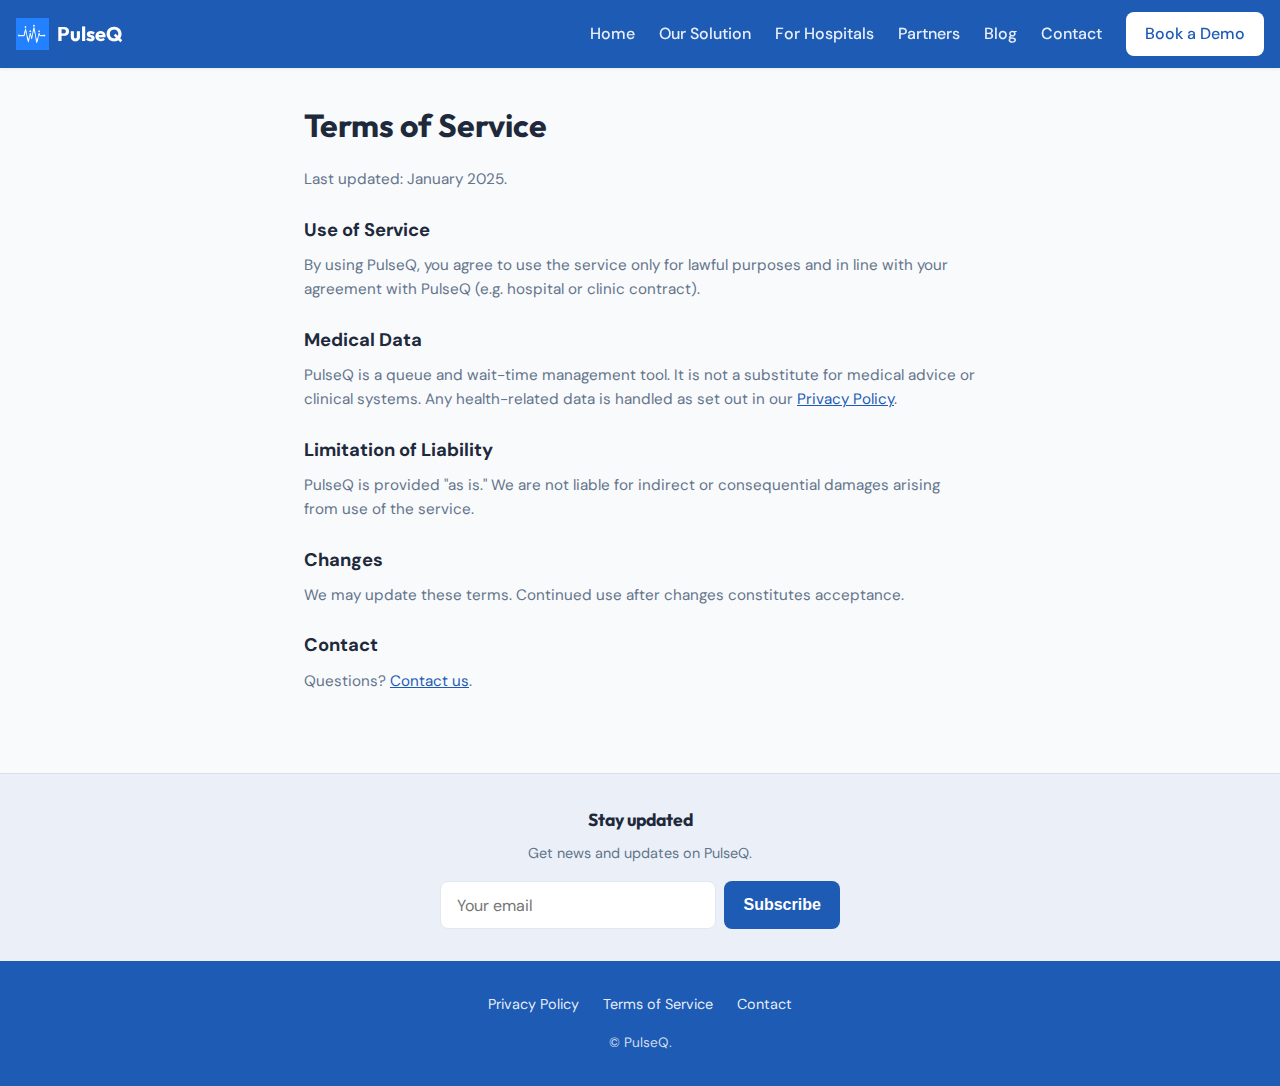
<file: terms.html>
<!DOCTYPE html>
<html lang="en">
<head>
  <meta charset="UTF-8">
  <meta name="viewport" content="width=device-width, initial-scale=1.0, viewport-fit=cover">
  <title>Terms of Service | PulseQ</title>
  <link rel="stylesheet" href="styles.css">
  <link rel="preconnect" href="https://fonts.googleapis.com">
  <link rel="preconnect" href="https://fonts.gstatic.com" crossorigin>
  <link href="https://fonts.googleapis.com/css2?family=DM+Sans:wght@400;500;600;700&family=Outfit:wght@600;700&display=swap" rel="stylesheet">
</head>
<body>
  <header class="header">
    <a href="index.html" class="logo-wrap"><img src="logo.png" alt="PulseQ" class="logo-img"><span class="logo-text">PulseQ</span></a>
    <button class="nav-toggle" aria-label="Menu"><span></span><span></span><span></span></button>
    <nav class="nav">
      <a href="index.html">Home</a>
      <a href="solution.html">Our Solution</a>
      <a href="hospitals.html">For Hospitals</a>
      <a href="partners.html">Partners</a>
      <a href="blog.html">Blog</a>
      <a href="contact.html">Contact</a>
      <a href="contact.html#demo" class="btn btn-primary">Book a Demo</a>
    </nav>
  </header>
  <main class="legal">
    <h1>Terms of Service</h1>
    <p>Last updated: January 2025.</p>
    <h2>Use of Service</h2>
    <p>By using PulseQ, you agree to use the service only for lawful purposes and in line with your agreement with PulseQ (e.g. hospital or clinic contract).</p>
    <h2>Medical Data</h2>
    <p>PulseQ is a queue and wait-time management tool. It is not a substitute for medical advice or clinical systems. Any health-related data is handled as set out in our <a href="privacy.html">Privacy Policy</a>.</p>
    <h2>Limitation of Liability</h2>
    <p>PulseQ is provided "as is." We are not liable for indirect or consequential damages arising from use of the service.</p>
    <h2>Changes</h2>
    <p>We may update these terms. Continued use after changes constitutes acceptance.</p>
    <h2>Contact</h2>
    <p>Questions? <a href="contact.html">Contact us</a>.</p>
  </main>
  <section class="newsletter">
    <h3>Stay updated</h3>
    <p>Get news and updates on PulseQ.</p>
    <form class="newsletter-form" action="#" method="post" data-pulseq-form data-newsletter>
      <input type="hidden" name="_subject" value="PulseQ Newsletter signup">
      <input type="email" name="email" required placeholder="Your email" aria-label="Email">
      <button type="submit" class="btn btn-primary">Subscribe</button>
    </form>
  </section>
  <footer class="footer">
    <div class="footer-inner">
      <div class="footer-links">
        <a href="privacy.html">Privacy Policy</a>
        <a href="terms.html">Terms of Service</a>
        <a href="contact.html">Contact</a>
      </div>
      <p class="copy">&copy; PulseQ.</p>
    </div>
  </footer>
  <script src="config.js"></script>
  <script src="script.js"></script>
</body>
</html>
</file>
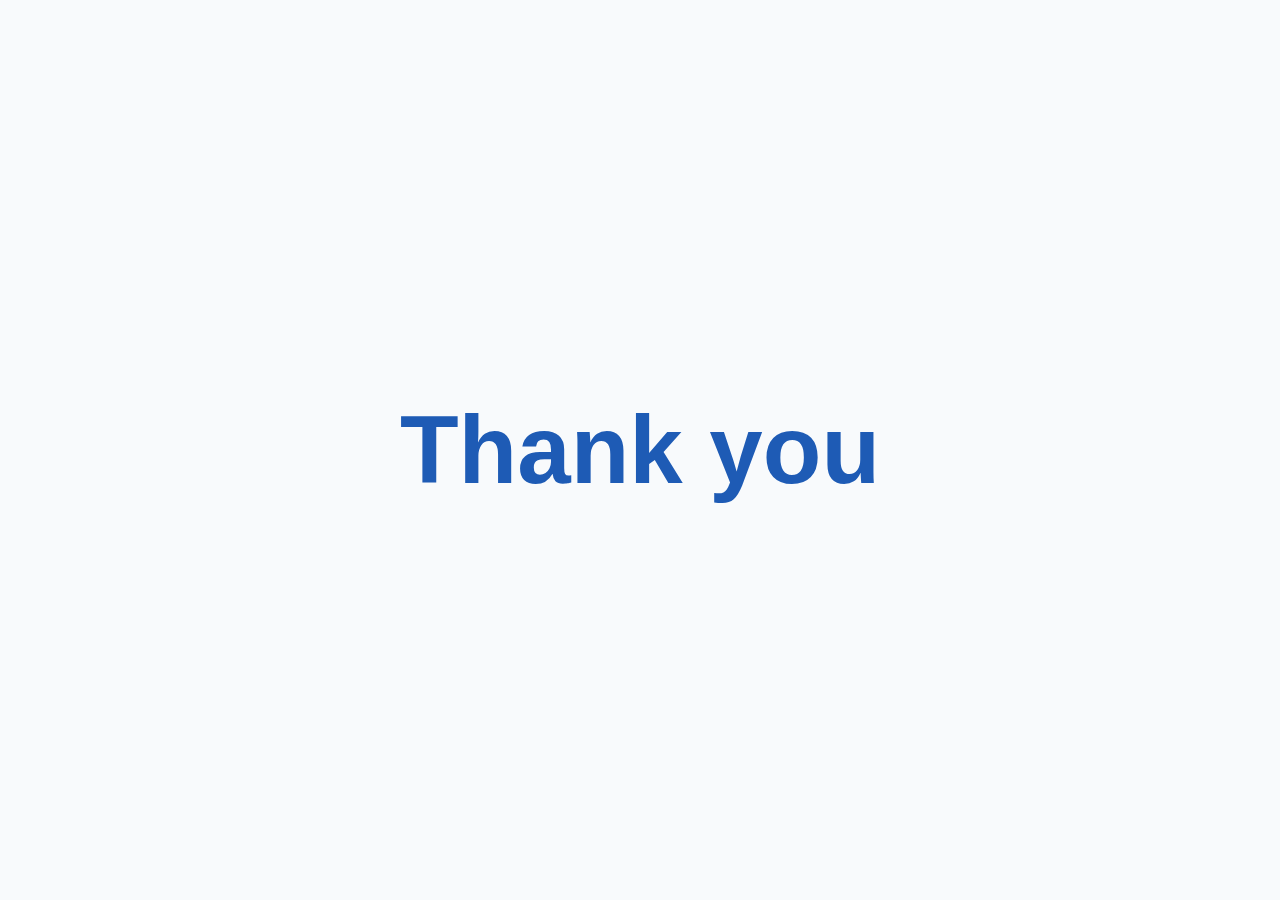
<file: thank-you.html>
<!DOCTYPE html>
<html lang="en">
<head>
  <meta charset="UTF-8">
  <meta name="viewport" content="width=device-width, initial-scale=1, viewport-fit=cover">
  <title>Thank you</title>
  <link rel="stylesheet" href="styles.css">
  <style>
    .thank-you-page { min-height: 100vh; display: flex; align-items: center; justify-content: center; text-align: center; padding: 2rem; }
    .thank-you-page h1 { font-family: var(--font-head); font-size: clamp(3rem, 12vw, 6rem); margin: 0; }
  </style>
</head>
<body>
  <div class="thank-you-page">
    <h1>Thank you</h1>
  </div>
</body>
</html>
</file>
<file: styles.css>
:root {
  /* PulseQ logo palette: vibrant blue + white */
  --pulseq-blue: #1e5bb5;
  --pulseq-blue-dark: #164a94;
  --pulseq-blue-light: #2d6fc7;
  --bg: #f8fafc;
  --surface: #ffffff;
  --text: #1e293b;
  --muted: #64748b;
  --accent: var(--pulseq-blue);
  --accent-hover: var(--pulseq-blue-dark);
  --success: #0d9488;
  --radius: 12px;
  --font: 'DM Sans', system-ui, sans-serif;
  --font-head: 'Outfit', sans-serif;
  --shadow: 0 1px 3px rgba(0,0,0,.08);
  --shadow-lg: 0 4px 14px rgba(30,91,181,.12);
}

* { box-sizing: border-box; margin: 0; padding: 0; }
html { scroll-behavior: smooth; -webkit-text-size-adjust: 100%; }
body {
  font-family: var(--font); background: var(--bg); color: var(--text);
  line-height: 1.6; min-height: 100vh;
  overflow-x: hidden;
  -webkit-tap-highlight-color: transparent;
}
img { max-width: 100%; height: auto; display: block; }

/* Header – blue bar, white text & logo */
.header {
  position: sticky; top: 0; z-index: 100;
  background: var(--pulseq-blue);
  padding: .75rem 1rem;
  display: flex; align-items: center; justify-content: space-between;
  box-shadow: var(--shadow);
  min-height: 52px;
}
.logo-wrap {
  display: flex; align-items: center; gap: .5rem; text-decoration: none; color: #fff;
  min-height: 44px; padding: .25rem 0; align-items: center;
}
.logo-img { height: 32px; width: auto; display: block; }
.logo-text { font-family: var(--font-head); font-weight: 700; font-size: 1.25rem; color: #fff; }
.nav { display: flex; align-items: center; gap: 1.5rem; flex-wrap: wrap; }
.nav a { color: rgba(255,255,255,.9); text-decoration: none; font-weight: 500; transition: color .2s; }
.nav a:hover { color: #fff; }
.nav-toggle {
  display: none; background: none; border: none; color: #fff; cursor: pointer;
  padding: .5rem; min-width: 44px; min-height: 44px; align-items: center; justify-content: center;
  -webkit-tap-highlight-color: transparent;
}
.nav-toggle span { display: block; width: 22px; height: 2px; background: currentColor; margin: 4px 0; }
.header .btn-primary { background: #fff; color: var(--pulseq-blue); }
.header .btn-primary:hover { background: #f1f5f9; color: var(--pulseq-blue-dark); }

@media (max-width: 768px) {
  .header { padding: .6rem 1rem; min-height: 50px; }
  .logo-img { height: 28px; }
  .logo-text { font-size: 1.15rem; }
  .nav-toggle { display: flex; }
  .nav {
    position: fixed; top: 50px; left: 0; right: 0; bottom: auto; max-height: calc(100vh - 50px); overflow-y: auto;
    background: var(--pulseq-blue-dark);
    flex-direction: column; padding: 1rem; gap: 0;
    transform: translateY(-100%); opacity: 0; pointer-events: none;
    transition: transform .25s, opacity .25s; box-shadow: var(--shadow);
    -webkit-overflow-scrolling: touch;
  }
  .nav.open { transform: translateY(0); opacity: 1; pointer-events: auto; }
  .nav a {
    display: flex; align-items: center; padding: .85rem 0; min-height: 44px;
    border-bottom: 1px solid rgba(255,255,255,.1);
  }
  .nav a:last-child { border-bottom: none; }
  .nav .btn-primary { margin-top: .5rem; justify-content: center; min-height: 44px; }
}

/* Buttons – touch-friendly on mobile */
.btn {
  display: inline-block; padding: .6rem 1.2rem; border-radius: 8px;
  font-weight: 600; text-decoration: none; transition: background .2s, transform .15s;
  border: none; cursor: pointer; font-size: 1rem;
  min-height: 44px; line-height: 1.25; display: inline-flex; align-items: center; justify-content: center;
  -webkit-tap-highlight-color: transparent;
}
.btn-primary { background: var(--accent); color: #fff; }
.btn-primary:hover { background: var(--accent-hover); transform: translateY(-1px); }
.btn-lg { padding: .85rem 1.75rem; font-size: 1.05rem; min-height: 48px; }
@media (max-width: 480px) {
  .btn { min-height: 48px; padding: .75rem 1.25rem; }
  .btn-lg { width: 100%; max-width: 320px; }
}

/* Hero – clean, with pulse accent */
.hero {
  padding: 2rem 1rem 2.5rem; text-align: center; max-width: 720px; margin: 0 auto;
  position: relative;
}
.hero h1 {
  font-family: var(--font-head); font-size: clamp(1.75rem, 8vw, 3rem); font-weight: 700;
  margin-bottom: .75rem; line-height: 1.2; color: var(--text);
  word-wrap: break-word;
}
.hero-sub { font-size: clamp(1rem, 2.5vw, 1.15rem); color: var(--muted); margin-bottom: 1.25rem; line-height: 1.5; }
.hero-demo { margin-top: 1.5rem; }
.queue-demo {
  background: var(--surface); border-radius: var(--radius); padding: 1.25rem;
  box-shadow: var(--shadow); border: 1px solid rgba(30,91,181,.1);
  text-align: left; max-width: 320px; margin: 0 auto; width: 100%;
}
@media (min-width: 481px) {
  .hero { padding: 4rem 1.5rem 3rem; }
  .hero-sub { margin-bottom: 1.5rem; }
  .hero-demo { margin-top: 2rem; }
  .queue-demo { padding: 1.5rem; }
}
.queue-label { font-size: .75rem; text-transform: uppercase; letter-spacing: .05em; color: var(--muted); margin-bottom: .5rem; }
.queue-counter { font-size: 1.25rem; font-weight: 600; margin-bottom: .75rem; color: var(--text); }
.queue-bar { height: 8px; background: #e2e8f0; border-radius: 4px; overflow: hidden; margin-bottom: .5rem; }
.queue-progress { display: block; height: 100%; background: var(--pulseq-blue); border-radius: 4px; width: 45%; transition: width 2s ease; }
.queue-eta { font-size: .9rem; color: var(--muted); }

/* Waveform accent under hero (optional pulse motif) */
.hero::after {
  content: ''; display: block; height: 4px; margin-top: 2rem;
  background: linear-gradient(90deg, transparent, var(--pulseq-blue), transparent);
  opacity: .4; max-width: 200px; margin-left: auto; margin-right: auto; border-radius: 2px;
}

/* Problem / Solution */
.problem-solution { padding: 2rem 1rem; }
.problem-solution h2 {
  font-family: var(--font-head); text-align: center; margin-bottom: 1.5rem;
  font-size: clamp(1.35rem, 4vw, 1.75rem); color: var(--text);
}
.ps-grid {
  display: grid; grid-template-columns: 1fr; gap: 1rem;
  max-width: 700px; margin: 0 auto;
}
@media (min-width: 600px) {
  .problem-solution { padding: 3rem 1.5rem; }
  .problem-solution h2 { margin-bottom: 2rem; }
  .ps-grid { grid-template-columns: repeat(auto-fit, minmax(260px, 1fr)); gap: 1.5rem; }
}
.ps-card {
  padding: 1.25rem; border-radius: var(--radius);
  background: var(--surface); box-shadow: var(--shadow);
  border: 1px solid rgba(30,91,181,.08);
}
@media (min-width: 600px) { .ps-card { padding: 1.5rem; } }
.ps-card h3 { font-size: 1.1rem; margin-bottom: 1rem; color: var(--text); }
.ps-card ul { list-style: none; }
.ps-card li { padding: .4rem 0; padding-left: 1.2rem; position: relative; color: var(--muted); }
.ps-card li::before { content: '•'; position: absolute; left: 0; color: var(--muted); }
.problem li::before { color: #dc2626; }
.solution li::before { color: var(--success); }

/* Features – light cards */
.features { padding: 2rem 1rem; background: rgba(30,91,181,.04); }
.features h2 {
  font-family: var(--font-head); text-align: center; margin-bottom: 1.5rem;
  font-size: clamp(1.35rem, 4vw, 1.75rem); color: var(--text);
}
.features-grid {
  display: grid; grid-template-columns: 1fr; gap: 1rem;
  max-width: 900px; margin: 0 auto;
}
.feature-card {
  background: var(--surface); padding: 1.25rem; border-radius: var(--radius);
  box-shadow: var(--shadow); border: 1px solid rgba(30,91,181,.06);
  transition: box-shadow .2s, border-color .2s;
}
@media (min-width: 600px) {
  .features { padding: 3rem 1.5rem; }
  .features h2 { margin-bottom: 2rem; }
  .features-grid { grid-template-columns: repeat(auto-fit, minmax(240px, 1fr)); gap: 1.5rem; }
  .feature-card { padding: 1.5rem; }
}
.feature-card:hover { box-shadow: var(--shadow-lg); border-color: rgba(30,91,181,.15); }
.feature-icon { font-size: 2rem; display: block; margin-bottom: .75rem; }
.feature-card h3 { font-size: 1.1rem; margin-bottom: .5rem; color: var(--text); }
.feature-card p { font-size: .95rem; color: var(--muted); }

/* Trust bar */
.trust-bar { padding: 1.5rem 1rem; text-align: center; }
.trust-bar h3 { font-size: .85rem; text-transform: uppercase; letter-spacing: .08em; color: var(--muted); margin-bottom: .75rem; }
.trust-logos { display: flex; flex-wrap: wrap; justify-content: center; gap: .75rem; }
.t-logo {
  padding: .5rem .75rem; background: var(--surface); border-radius: 8px;
  font-weight: 600; font-size: .9rem; color: var(--muted);
  border: 1px solid rgba(30,91,181,.1); box-shadow: var(--shadow);
}
@media (min-width: 481px) {
  .trust-bar { padding: 2rem 1.5rem; }
  .trust-bar h3 { margin-bottom: 1rem; }
  .trust-logos { gap: 2rem; }
  .t-logo { padding: .5rem 1rem; font-size: 1rem; }
}

/* CTA */
.cta { padding: 2rem 1rem; text-align: center; background: var(--surface); border-top: 1px solid rgba(30,91,181,.08); }
.cta h2 { font-family: var(--font-head); margin-bottom: 1rem; font-size: clamp(1.25rem, 4vw, 1.5rem); color: var(--text); }
.cta .btn { margin-top: .5rem; }
@media (min-width: 481px) { .cta { padding: 3rem 1.5rem; } }
.cta-inline { margin-top: 1.5rem; margin-bottom: 0; text-align: center; padding: 0 1rem; }
.cta-inline .btn { display: inline-block; }
@media (max-width: 480px) { .cta-inline .btn { width: 100%; max-width: 280px; } }

/* Newsletter – above footer */
.newsletter {
  padding: 1.5rem 1rem; background: rgba(30,91,181,.06); border-top: 1px solid rgba(30,91,181,.1);
  text-align: center;
}
.newsletter h3 { font-family: var(--font-head); font-size: 1.1rem; margin-bottom: .5rem; color: var(--text); }
.newsletter p { font-size: .9rem; color: var(--muted); margin-bottom: 1rem; max-width: 420px; margin-left: auto; margin-right: auto; padding: 0 .5rem; }
.newsletter-form {
  display: flex; flex-direction: column; gap: .5rem; max-width: 400px; margin: 0 auto;
}
.newsletter-form input[type="email"] {
  width: 100%; padding: .75rem 1rem; border-radius: 8px; font-size: 16px;
  border: 1px solid #e2e8f0; background: var(--surface); color: var(--text); font-family: inherit;
  min-height: 48px;
}
.newsletter-form input[type="email"]:focus { outline: none; border-color: var(--pulseq-blue); box-shadow: 0 0 0 3px rgba(30,91,181,.12); }
.newsletter-form button { width: 100%; min-height: 48px; flex-shrink: 0; }
@media (min-width: 481px) {
  .newsletter { padding: 2rem 1.5rem; }
  .newsletter-form { flex-direction: row; flex-wrap: wrap; }
  .newsletter-form input[type="email"] { flex: 1; min-width: 200px; }
  .newsletter-form button { width: auto; }
}

/* Footer – blue bar to match header */
.footer {
  padding: 1.5rem 1rem; background: var(--pulseq-blue); color: #fff;
}
.footer-inner { max-width: 900px; margin: 0 auto; text-align: center; }
.footer-links {
  display: flex; flex-wrap: wrap; justify-content: center; gap: .75rem 1rem; margin-bottom: 1rem;
}
.footer-links a {
  color: rgba(255,255,255,.9); text-decoration: none; font-size: .9rem;
  padding: .35rem 0; min-height: 44px; display: inline-flex; align-items: center; justify-content: center;
}
.footer-links a:hover { color: #fff; }
.copy { font-size: .85rem; color: rgba(255,255,255,.8); }
@media (min-width: 481px) {
  .footer { padding: 2rem 1.5rem; }
  .footer-links { gap: 1rem 1.5rem; }
  .footer-links a { padding: 0; min-height: 0; display: inline; }
}

/* WhatsApp float – touch-friendly, safe area for notches */
.whatsapp-float {
  position: fixed;
  bottom: max(1rem, env(safe-area-inset-bottom));
  right: max(1rem, env(safe-area-inset-right));
  background: #25D366; color: #fff;
  width: 52px; height: 52px; min-width: 52px; min-height: 52px; border-radius: 50%;
  display: flex; align-items: center; justify-content: center; flex-direction: column;
  text-decoration: none; font-weight: 600; font-size: .65rem; line-height: 1.2;
  box-shadow: 0 4px 16px rgba(37,211,102,.45);
  z-index: 99; transition: transform .2s, box-shadow .2s;
  -webkit-tap-highlight-color: transparent;
}
.whatsapp-float:hover { transform: scale(1.08); color: #fff; box-shadow: 0 6px 20px rgba(37,211,102,.5); }
.whatsapp-float:active { transform: scale(0.98); }
.whatsapp-float .wa-label { display: none; }
@media (min-width: 769px) {
  .whatsapp-float {
    bottom: 1.5rem; right: 1.5rem;
    width: auto; height: auto; min-height: 44px; padding: .65rem 1rem; border-radius: 28px;
    flex-direction: row; gap: .4rem; font-size: .8rem;
  }
  .whatsapp-float .wa-label { display: inline; }
}

/* Scroll-reveal animation */
.animate-on-scroll {
  opacity: 0;
  transform: translateY(20px);
  transition: opacity .5s ease, transform .5s ease;
}
.animate-on-scroll.in-view {
  opacity: 1;
  transform: translateY(0);
}

/* Header shadow on scroll */
.header { transition: box-shadow .2s ease; }
.header.scrolled { box-shadow: 0 2px 12px rgba(0,0,0,.15); }

/* Button loading state (form automation) */
.btn:disabled, .btn.loading { opacity: .85; cursor: not-allowed; pointer-events: none; }
.btn.loading { position: relative; color: transparent !important; }
.btn.loading::after {
  content: ''; position: absolute; left: 50%; top: 50%;
  width: 18px; height: 18px; margin: -9px 0 0 -9px;
  border: 2px solid rgba(255,255,255,.4); border-top-color: #fff;
  border-radius: 50%; animation: spin .6s linear infinite;
}
.btn-primary.btn.loading::after { border-color: rgba(255,255,255,.4); border-top-color: #fff; }
.header .btn-primary.btn.loading::after { border-color: rgba(30,91,181,.4); border-top-color: var(--pulseq-blue); }
@keyframes spin { to { transform: rotate(360deg); } }

/* Page layout (inner pages) */
.page-hero { padding: 2rem 1rem 1.5rem; text-align: center; }
.page-hero h1 {
  font-family: var(--font-head); font-size: clamp(1.5rem, 5vw, 2.5rem); margin-bottom: .5rem; color: var(--text);
  word-wrap: break-word;
}
.page-hero p { color: var(--muted); max-width: 560px; margin: 0 auto; padding: 0 .5rem; font-size: .95rem; }
.content { max-width: 720px; margin: 0 auto; padding: 1.5rem 1rem 3rem; }
.content h2 { font-family: var(--font-head); font-size: clamp(1.2rem, 3.5vw, 1.35rem); margin: 1.75rem 0 .75rem; color: var(--text); }
@media (min-width: 481px) {
  .page-hero { padding: 3rem 1.5rem 2rem; }
  .content { padding: 2rem 1.5rem 4rem; }
  .content h2 { margin: 2rem 0 1rem; }
}
.content p { color: var(--muted); margin-bottom: 1rem; }
.content a { color: var(--accent); }
.content .btn-primary,
.content a.btn-primary,
.cta-inline .btn-primary { color: #fff !important; }
.content a.btn-primary:hover { color: #fff !important; }
.content ul { margin: 1rem 0 1rem 1.5rem; color: var(--muted); }

/* Blog grid */
.blog-grid {
  display: grid; grid-template-columns: 1fr; gap: 1rem;
  padding: 1.5rem 1rem 3rem; max-width: 960px; margin: 0 auto;
}
@media (min-width: 600px) {
  .blog-grid { grid-template-columns: repeat(auto-fill, minmax(280px, 1fr)); gap: 1.5rem; padding: 2rem 1.5rem 4rem; }
}
.blog-card {
  background: var(--surface); border-radius: var(--radius); overflow: hidden; text-decoration: none; color: inherit; display: block;
  border: 1px solid rgba(30,91,181,.08); box-shadow: var(--shadow);
  transition: border-color .2s, box-shadow .2s;
}
.blog-card:hover { border-color: var(--pulseq-blue); box-shadow: var(--shadow-lg); }
.blog-card h3 { font-size: 1.1rem; padding: 1rem 1.25rem .5rem; color: var(--text); }
.blog-card p { font-size: .9rem; color: var(--muted); padding: 0 1.25rem 1rem; }
.blog-card .cat { font-size: .75rem; text-transform: uppercase; letter-spacing: .05em; color: var(--accent); padding: 1rem 1.25rem 0; }

/* Form – mobile-friendly inputs (16px avoids iOS zoom) */
.form-block { max-width: 480px; margin: 1.5rem auto 3rem; padding: 0 1rem; }
.form-group { margin-bottom: 1rem; }
.form-group label { display: block; font-size: .9rem; margin-bottom: .4rem; color: var(--muted); }
.form-group input, .form-group textarea {
  width: 100%; padding: .75rem 1rem; border-radius: 8px; font-size: 16px;
  border: 1px solid #e2e8f0; background: var(--surface); color: var(--text);
  font-family: inherit; min-height: 48px;
}
.form-group textarea { min-height: 120px; resize: vertical; padding-top: .75rem; }
.form-group input:focus, .form-group textarea:focus { outline: none; border-color: var(--pulseq-blue); box-shadow: 0 0 0 3px rgba(30,91,181,.15); }
.form-block .btn { width: 100%; margin-top: .5rem; min-height: 48px; }
@media (min-width: 481px) {
  .form-block { margin: 2rem auto 4rem; padding: 0 1.5rem; }
}

/* Partners */
.partners-grid {
  display: grid; grid-template-columns: repeat(2, 1fr); gap: .75rem;
  padding: 1.5rem 1rem; max-width: 800px; margin: 0 auto;
}
@media (min-width: 600px) {
  .partners-grid { grid-template-columns: repeat(auto-fit, minmax(200px, 1fr)); gap: 1.5rem; padding: 2rem 1.5rem; }
}
.partner-card {
  background: var(--surface); padding: 1rem; border-radius: var(--radius); text-align: center;
  border: 1px solid rgba(30,91,181,.08); box-shadow: var(--shadow);
}
.partner-card .p-logo { font-weight: 700; font-size: 1rem; margin-bottom: .35rem; color: var(--text); }
.partner-card p { font-size: .85rem; color: var(--muted); }
@media (min-width: 600px) {
  .partner-card { padding: 1.5rem; }
  .partner-card .p-logo { font-size: 1.25rem; margin-bottom: .5rem; }
  .partner-card p { font-size: .9rem; }
}
.testimonials { max-width: 640px; margin: 1.5rem auto; padding: 0 1rem; }
@media (min-width: 481px) { .testimonials { margin: 2rem auto; padding: 0 1.5rem; } }
.testimonial {
  background: var(--surface); padding: 1.5rem; border-radius: var(--radius); margin-bottom: 1rem;
  border-left: 4px solid var(--pulseq-blue); box-shadow: var(--shadow);
}
.testimonial p { color: var(--text); font-style: italic; margin-bottom: .5rem; }
.testimonial cite { font-size: .9rem; color: var(--muted); }

/* Team */
.team-grid { display: grid; grid-template-columns: repeat(auto-fit, minmax(160px, 1fr)); gap: 1.5rem; padding: 2rem 1.5rem; max-width: 600px; margin: 0 auto; }
.team-card { text-align: center; }
.team-card .avatar { width: 100px; height: 100px; border-radius: 50%; background: rgba(30,91,181,.1); margin: 0 auto .75rem; border: 2px solid rgba(30,91,181,.2); }
.team-card h4 { font-size: 1rem; margin-bottom: .25rem; color: var(--text); }
.team-card p { font-size: .85rem; color: var(--muted); }

/* Legal */
.legal { max-width: 720px; margin: 0 auto; padding: 1.5rem 1rem 3rem; }
.legal h1 { font-family: var(--font-head); font-size: clamp(1.5rem, 4vw, 2rem); margin-bottom: 1rem; color: var(--text); }
.legal h2 { font-size: clamp(1.05rem, 2.5vw, 1.15rem); margin: 1.5rem 0 .5rem; color: var(--text); }
.legal p { color: var(--muted); margin-bottom: 1rem; font-size: .95rem; }
.legal a { color: var(--accent); }
@media (min-width: 481px) { .legal { padding: 2rem 1.5rem 4rem; } }

/* Thank you page */
.thank-you-page {
  min-height: 100vh; min-height: 100dvh;
  display: flex; align-items: center; justify-content: center; text-align: center;
  padding: 2rem; padding-bottom: max(2rem, env(safe-area-inset-bottom));
}
.thank-you-page h1 { font-family: var(--font-head); font-size: clamp(2.5rem, 15vw, 6rem); margin: 0; color: var(--pulseq-blue); }
</file>
